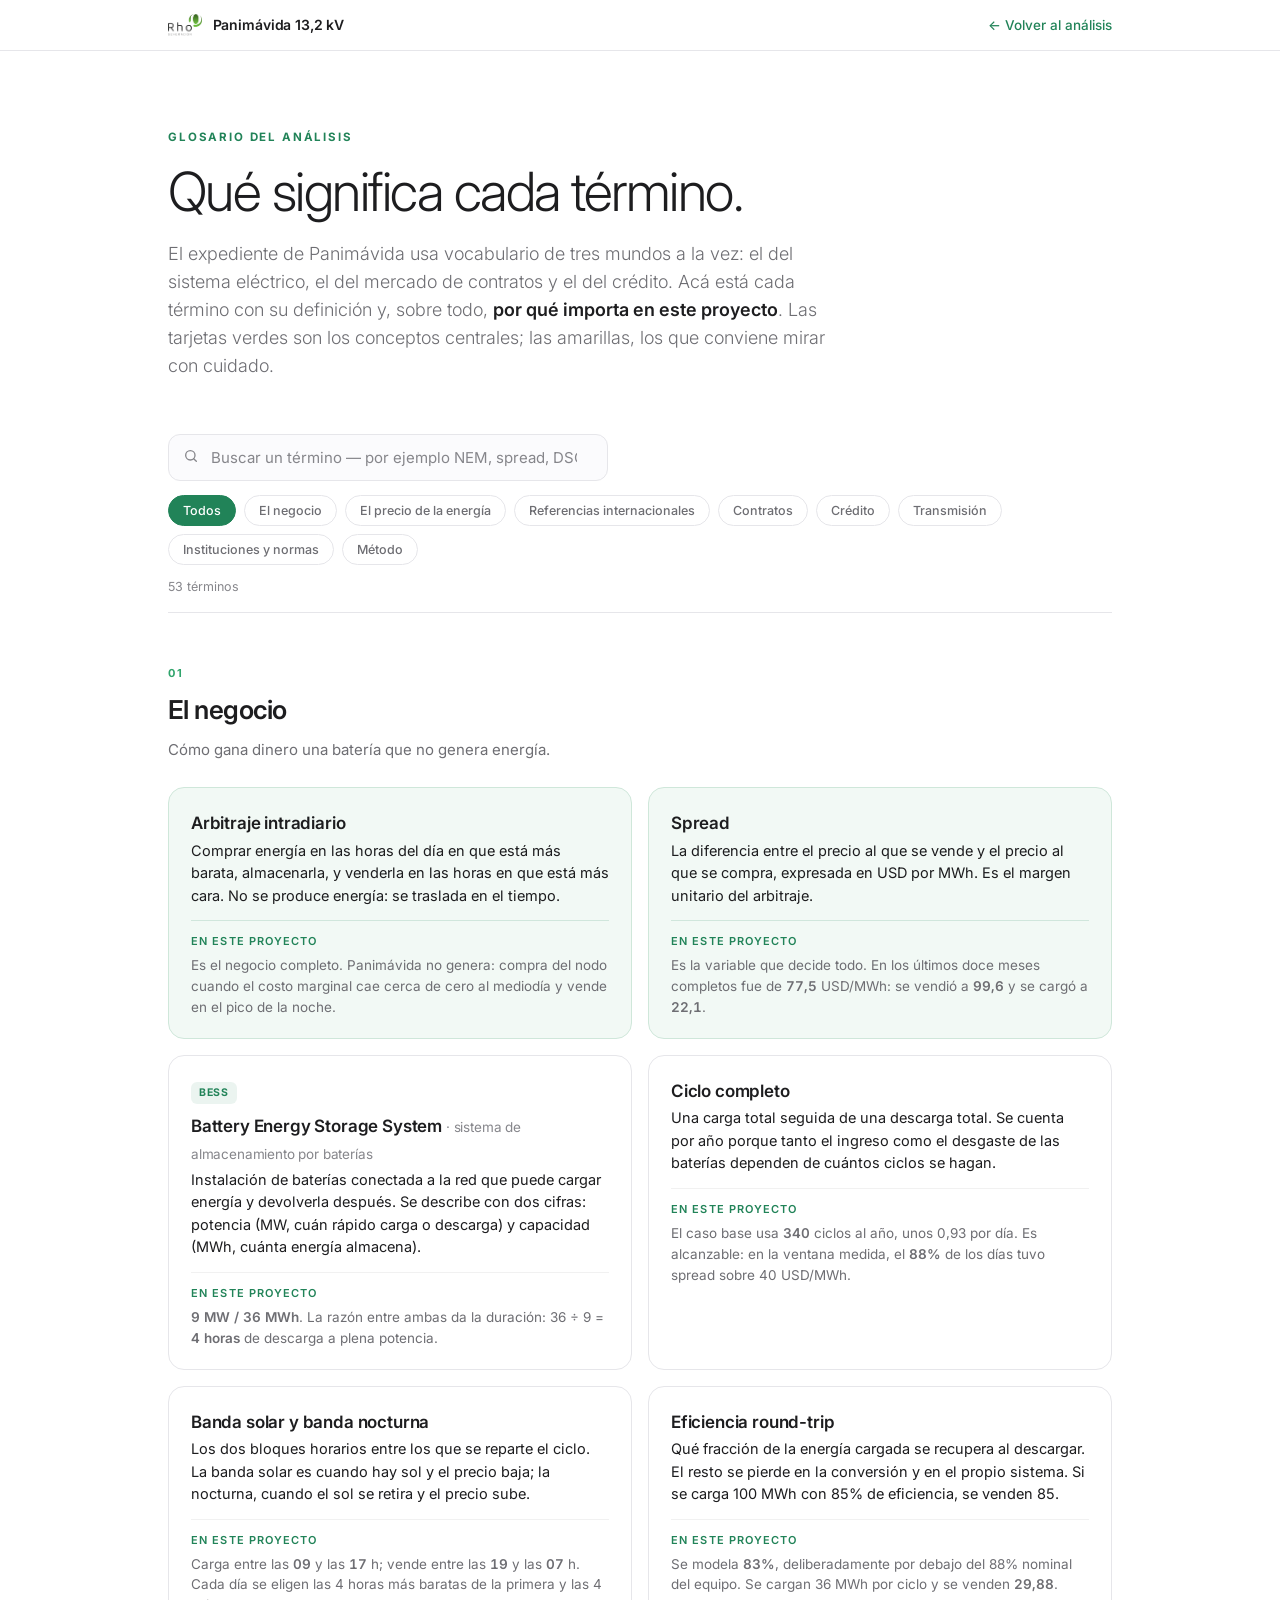
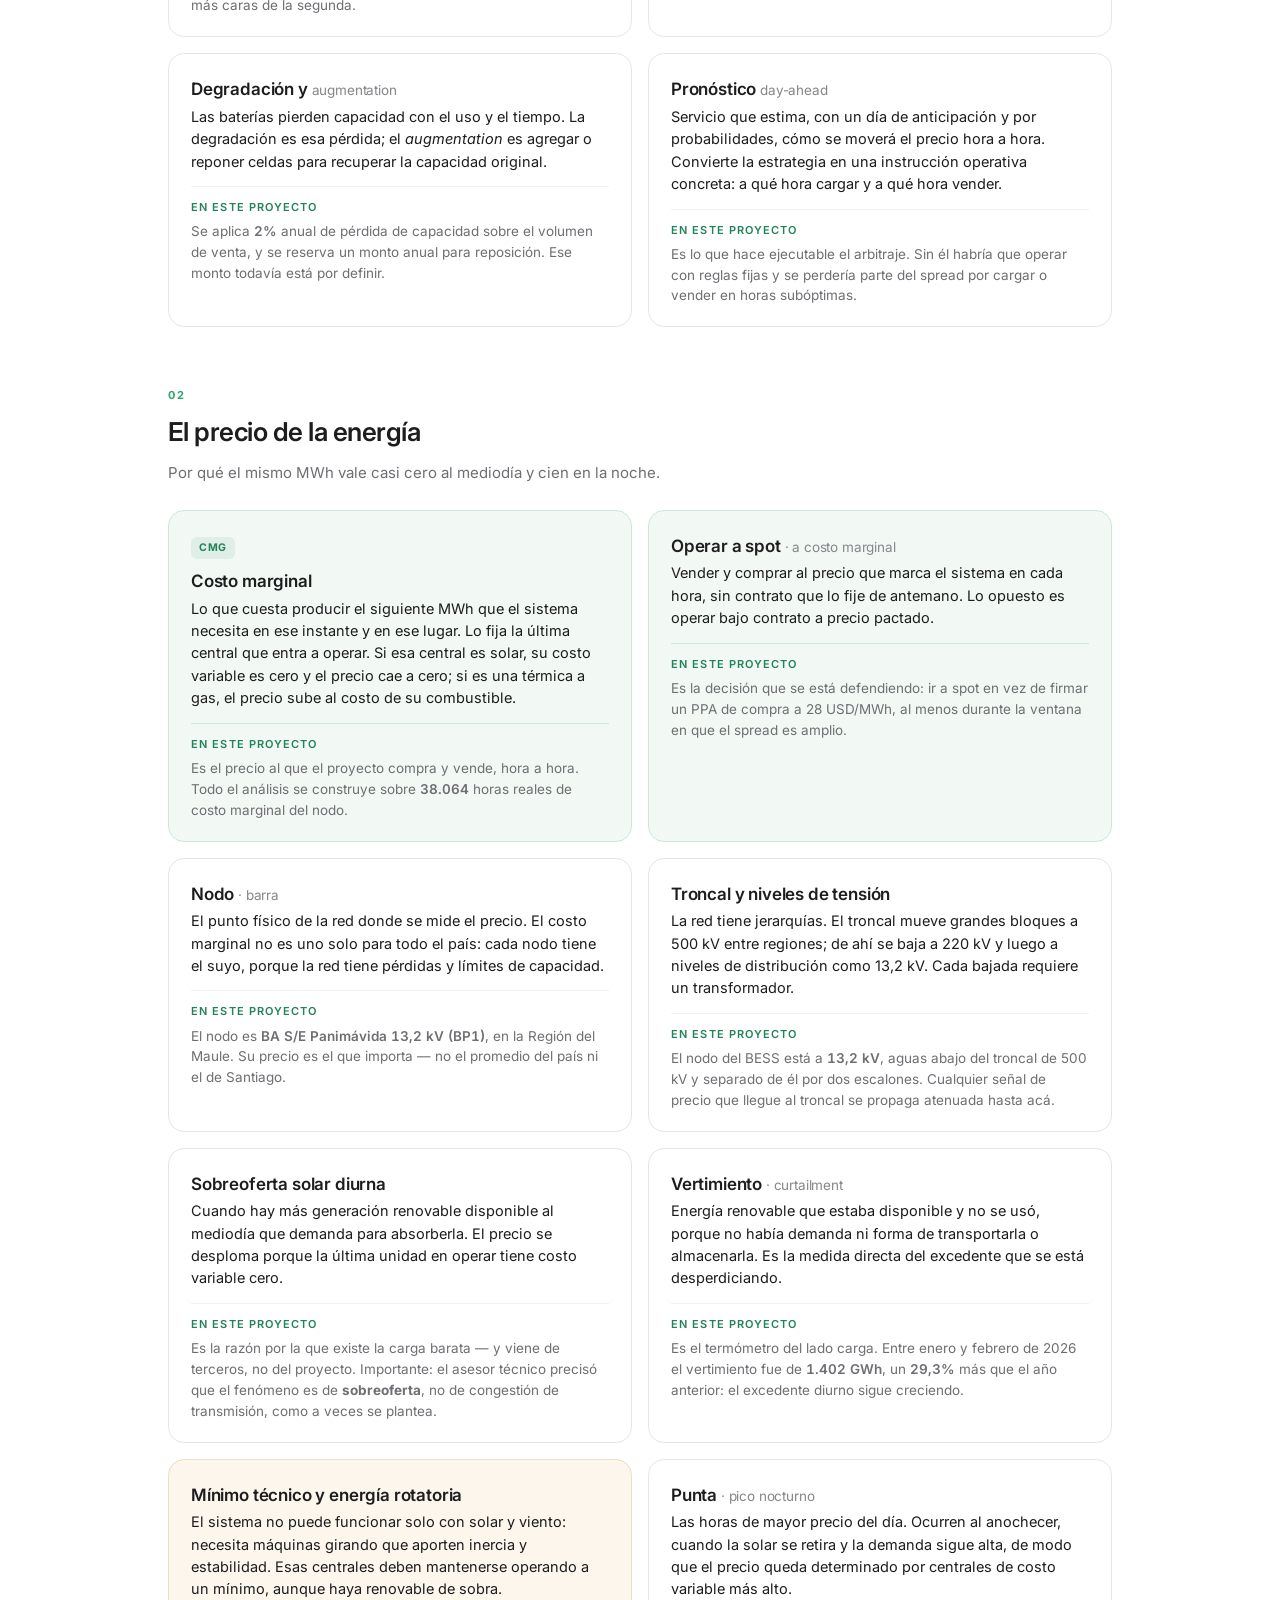
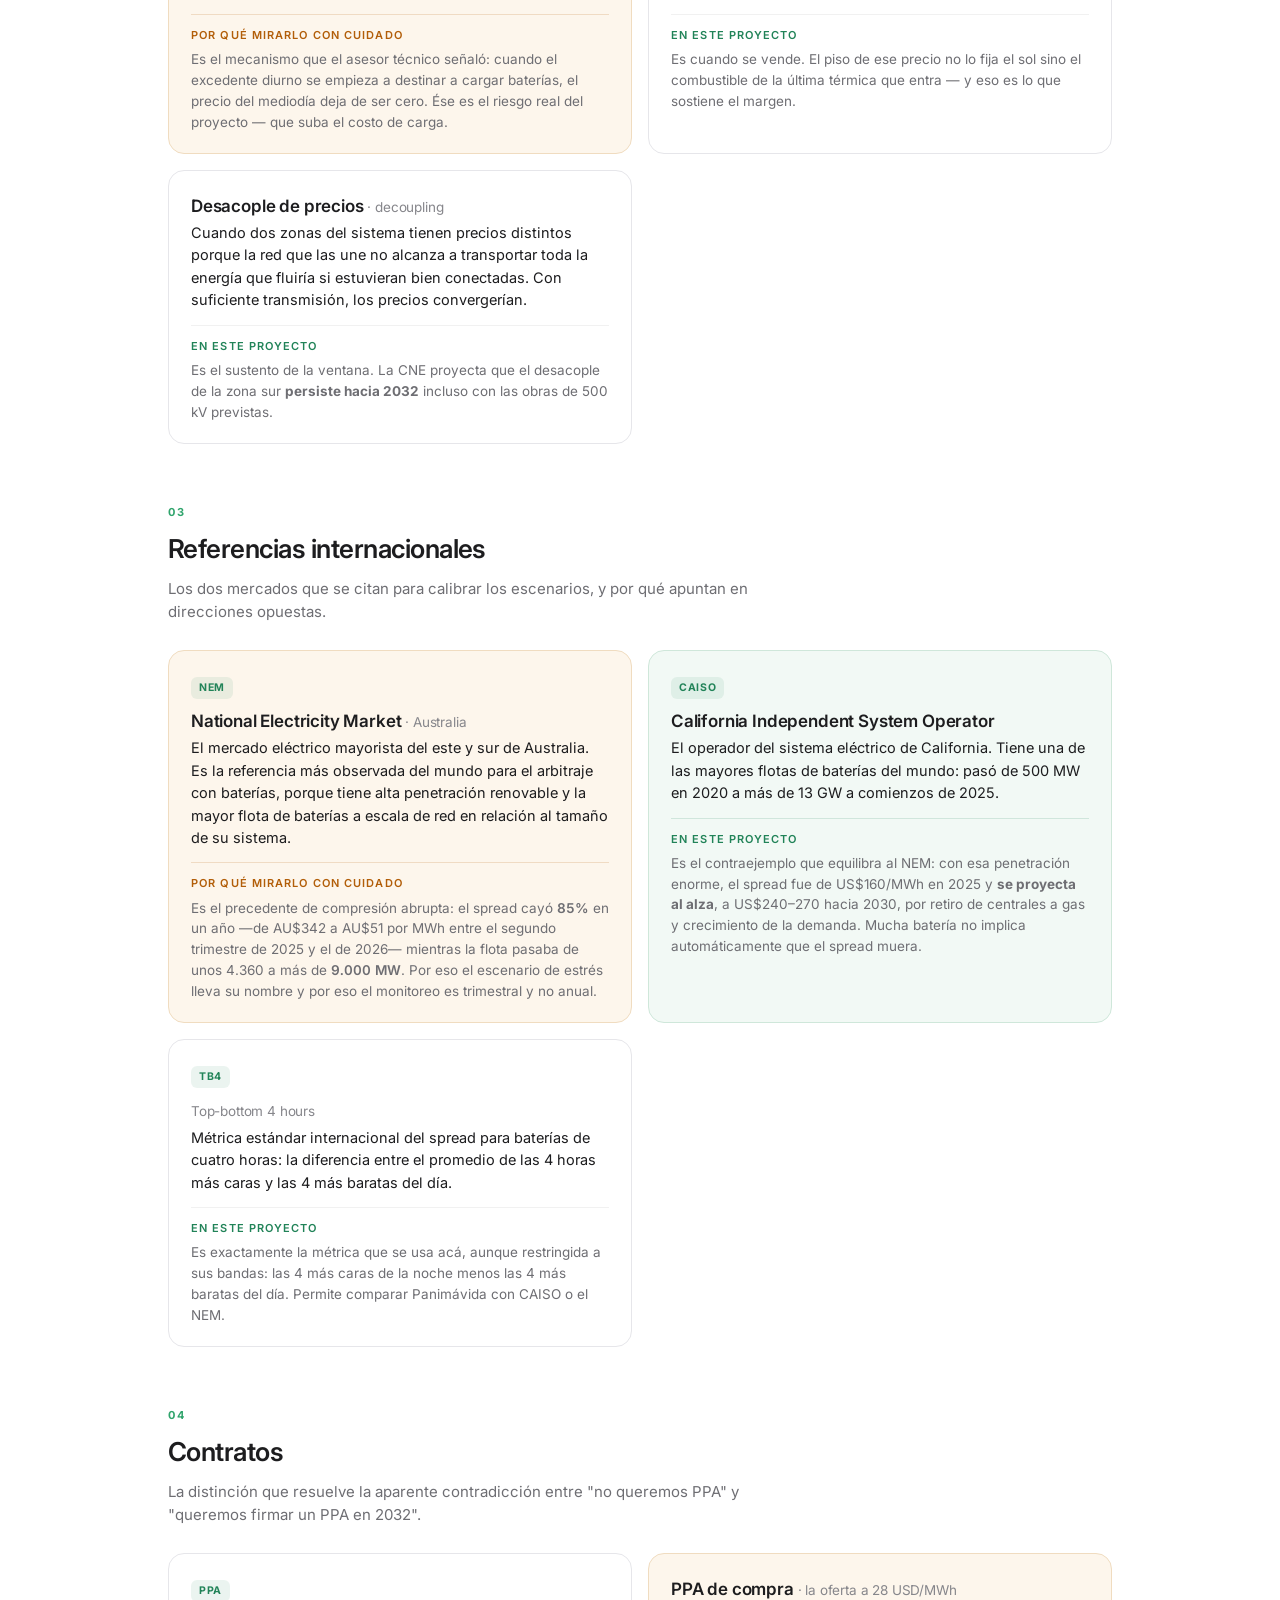
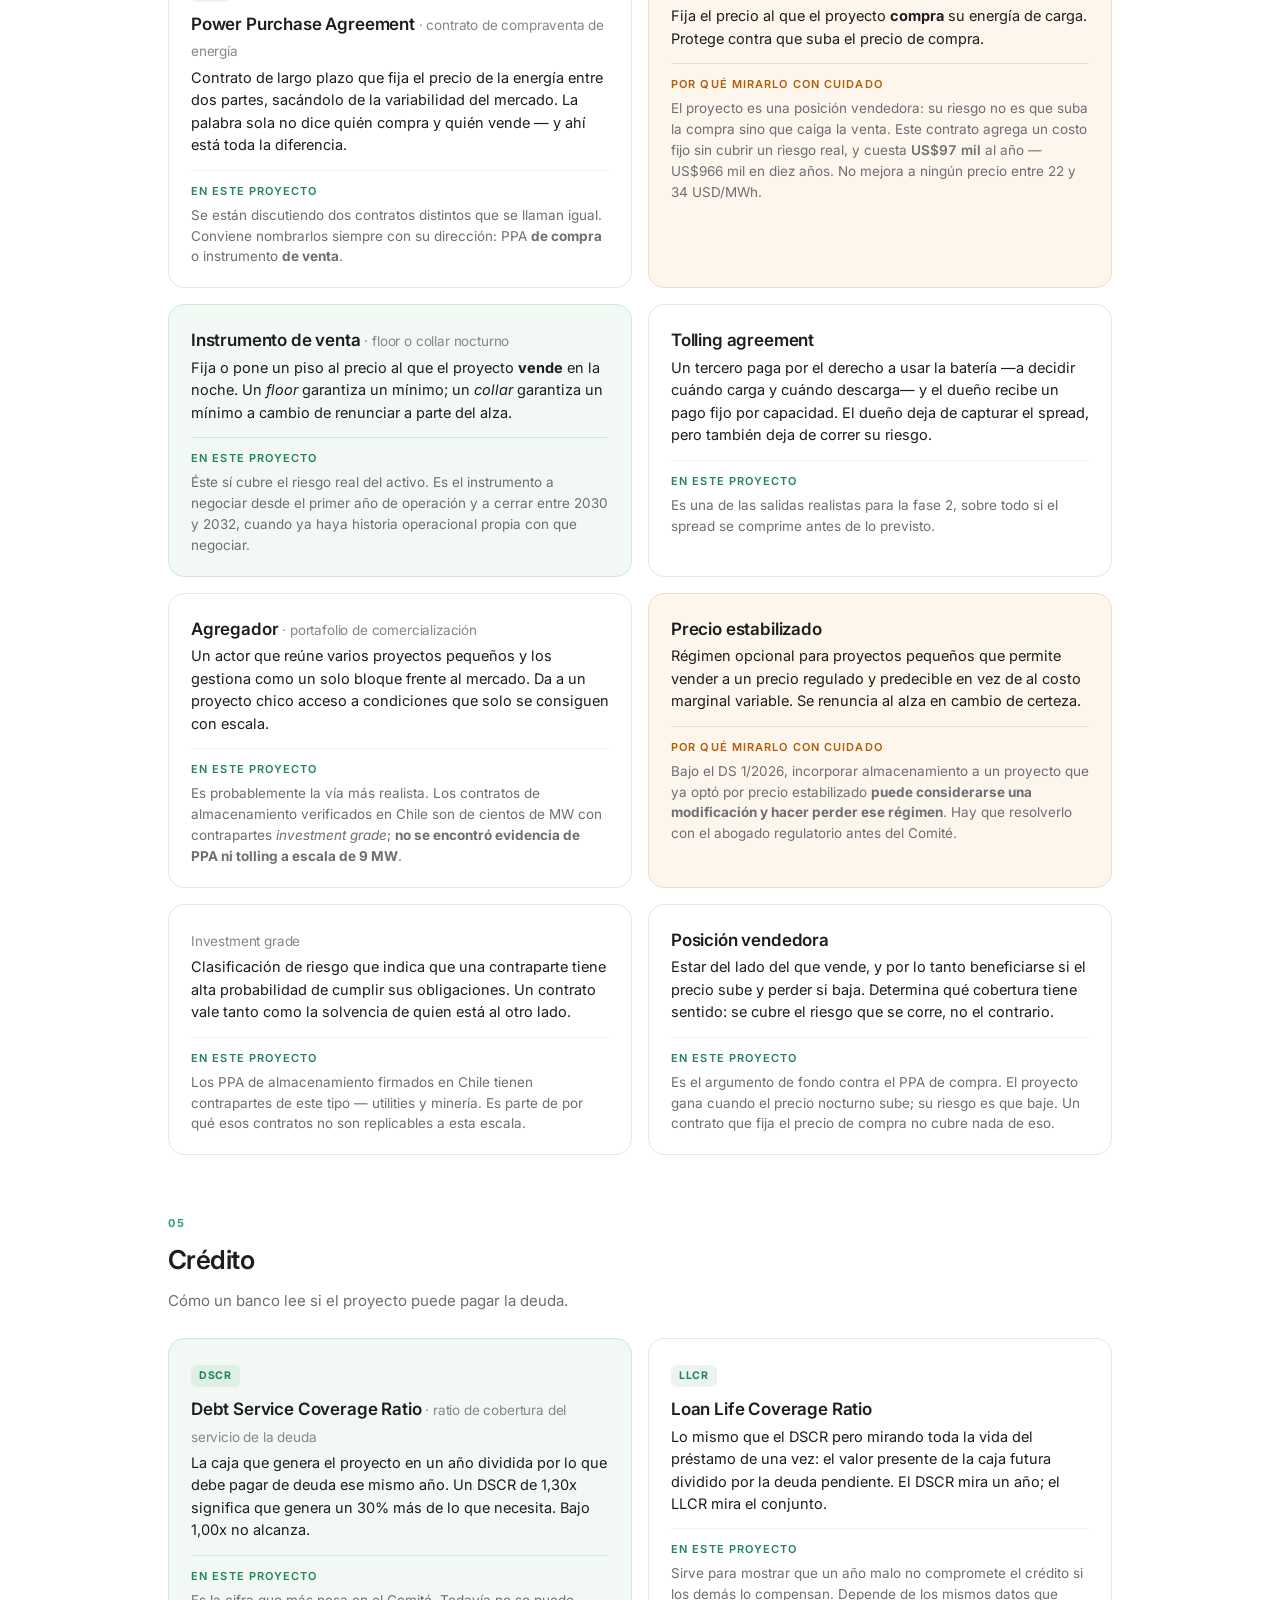
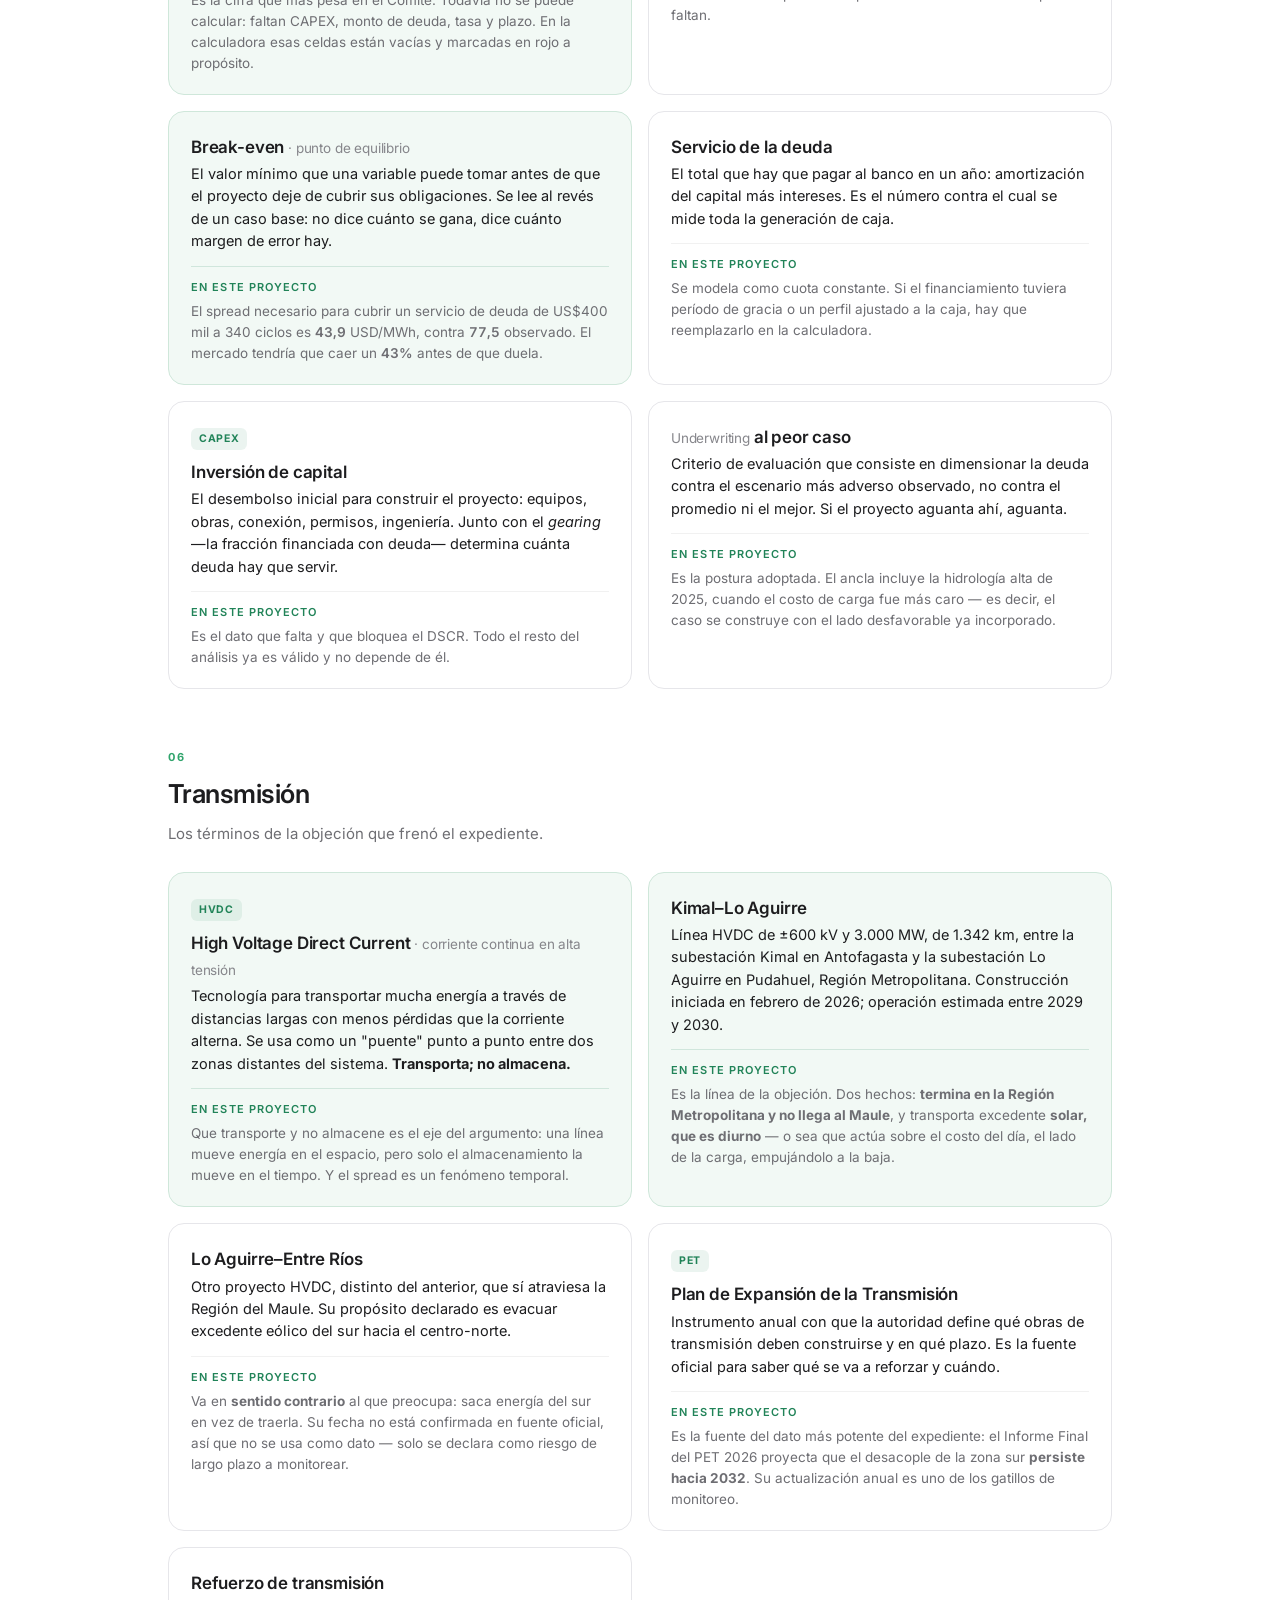
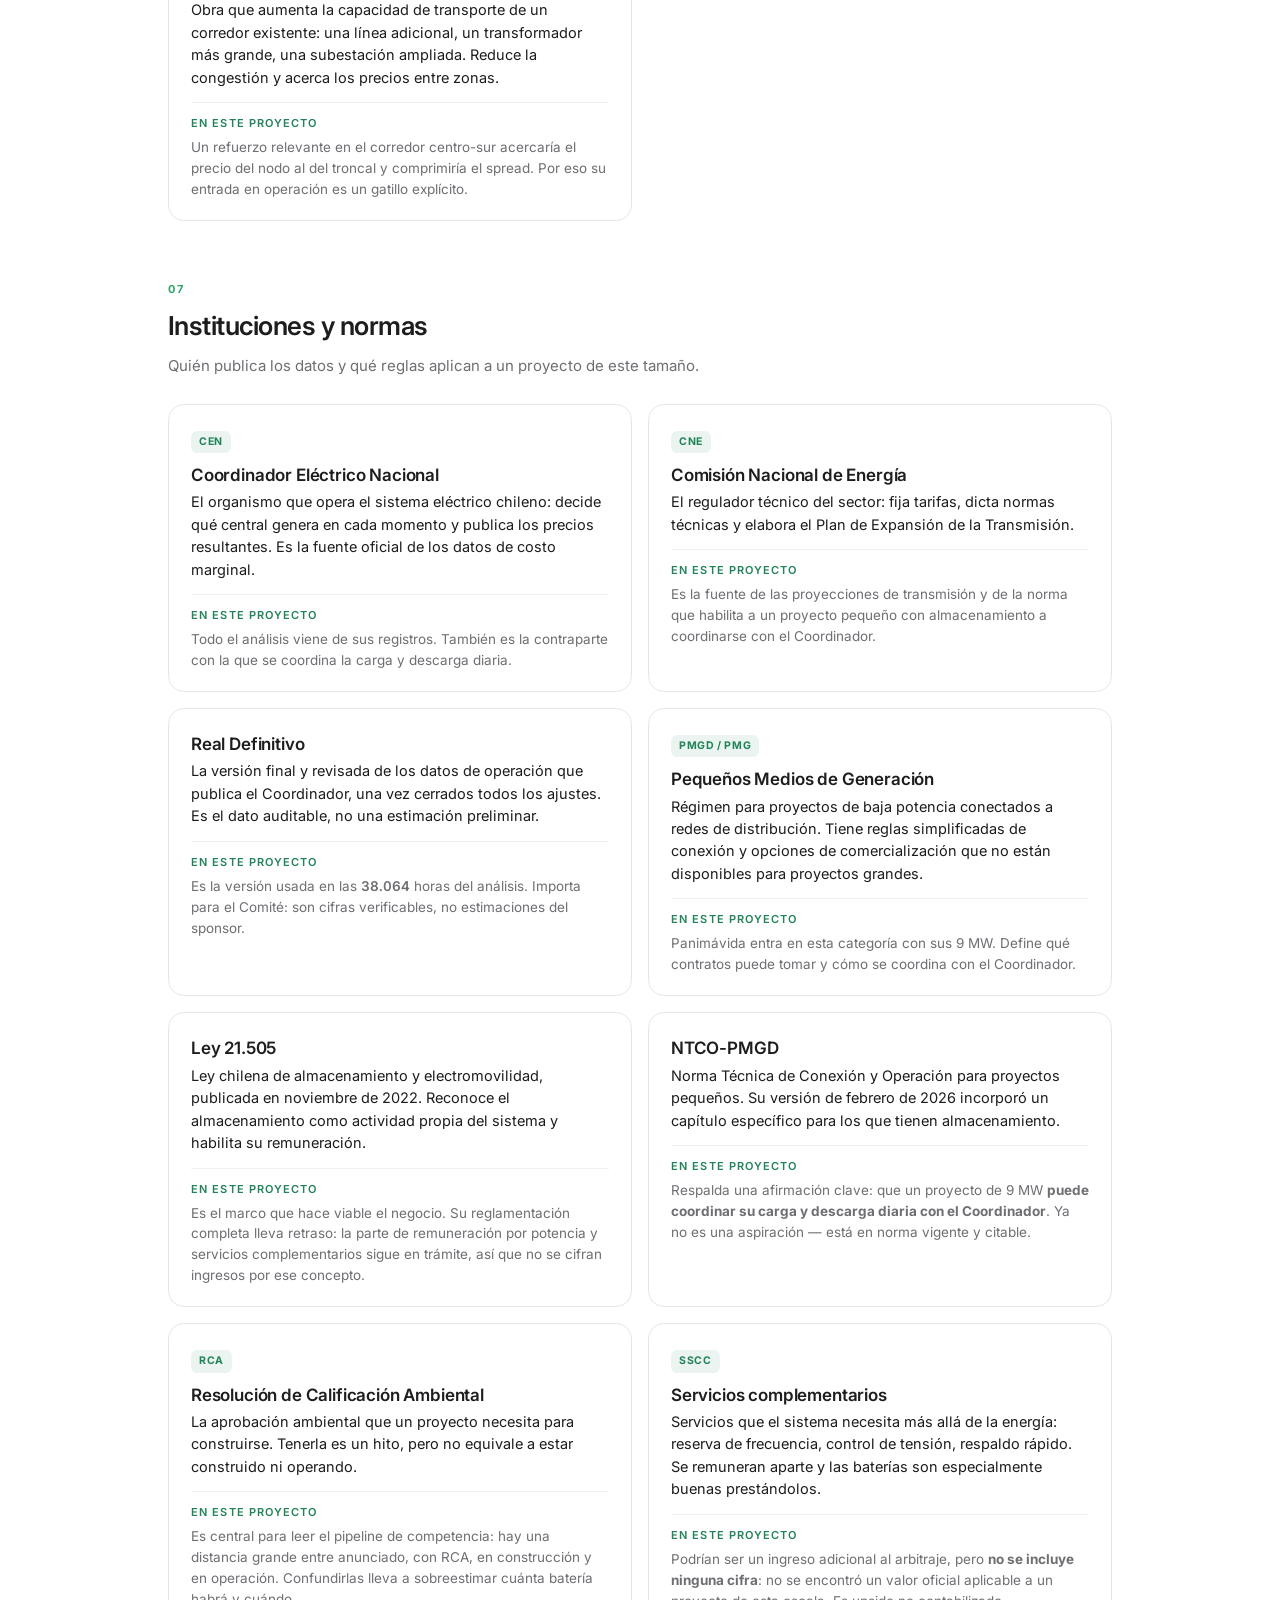
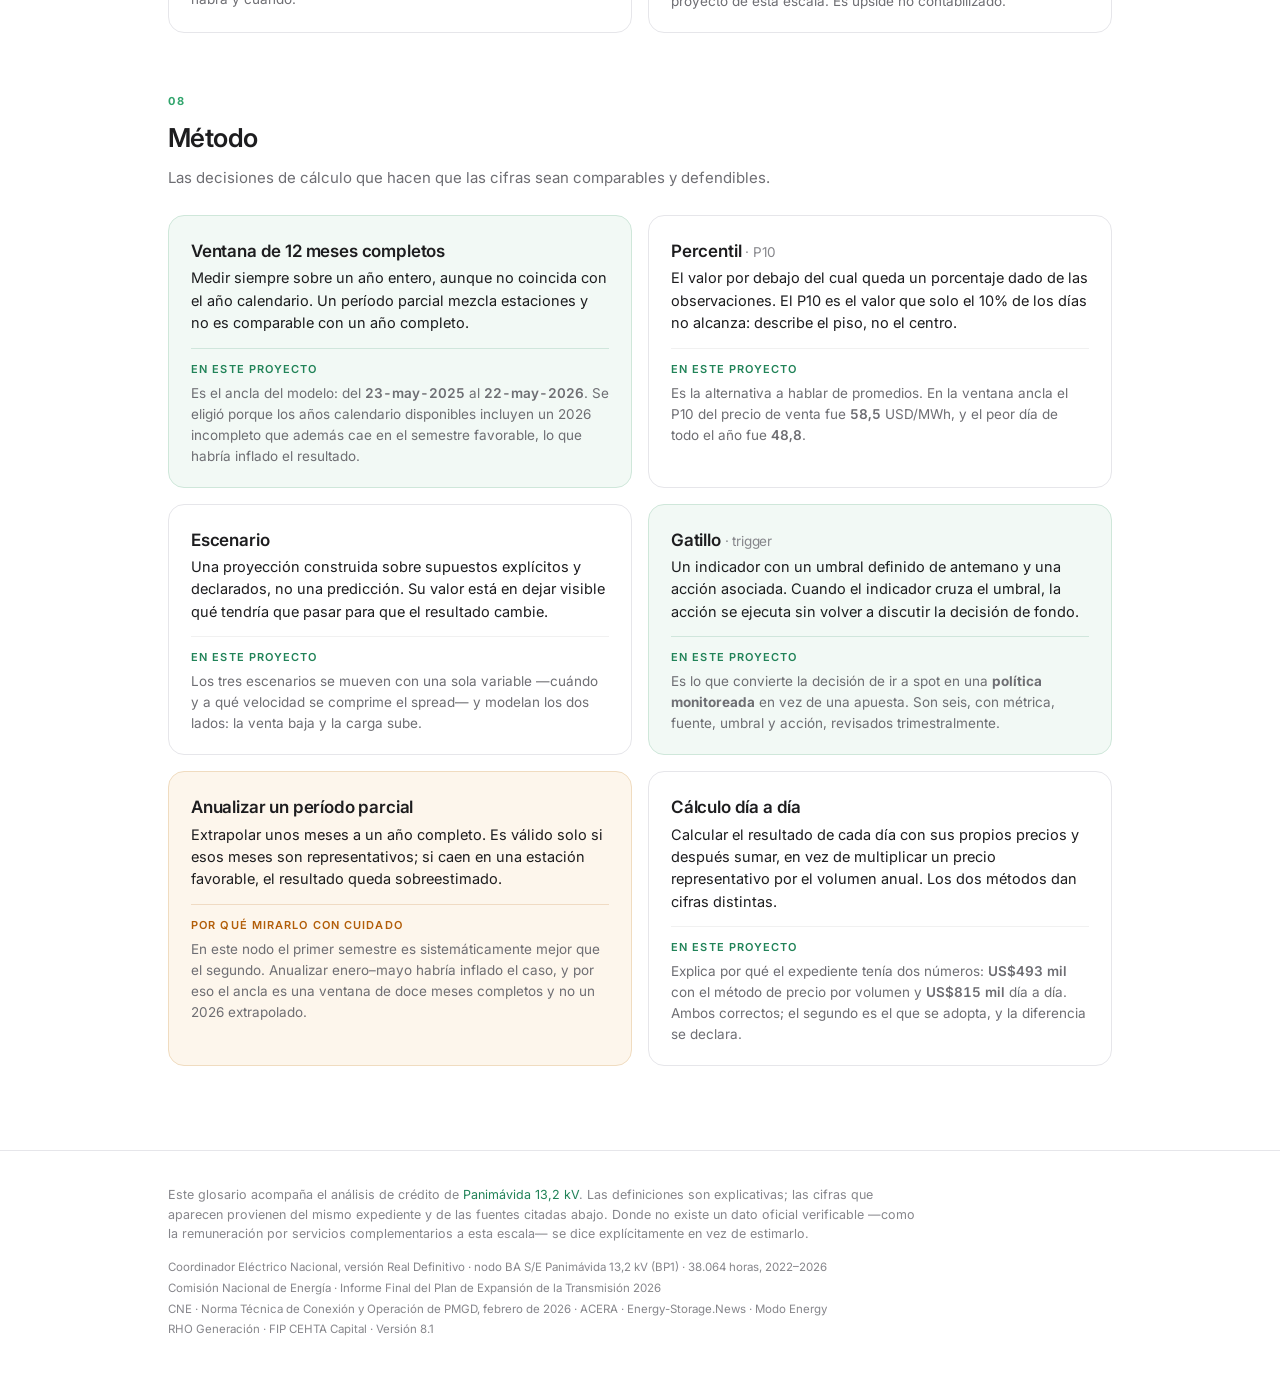
<file: glosario.html>
<!DOCTYPE html>
<html lang="es">
<head>
<meta charset="UTF-8" />
<meta name="viewport" content="width=device-width, initial-scale=1.0" />
<title>Glosario — Panimávida 13.2 kV · Los términos del análisis explicados</title>
<meta name="description" content="Qué significa cada término del análisis de Panimávida: costo marginal, spread, arbitraje, NEM, CAISO, DSCR, HVDC, PMGD, vertimiento y más. Explicados en el contexto del proyecto." />
<link rel="icon" href="assets/rho-icon.png" />
<link rel="preconnect" href="https://fonts.googleapis.com" />
<link rel="preconnect" href="https://fonts.gstatic.com" crossorigin />
<link href="https://fonts.googleapis.com/css2?family=Inter:wght@300;400;500;600;700;800&display=swap" rel="stylesheet" />
<style>
  *{ margin:0; padding:0; box-sizing:border-box; }
  :root{
    --ink:#1d1d1f; --grey:#6e6e73; --greyl:#86868b; --hair:#e6e6ea;
    --green:#218358; --greenl:#30a46c; --greenbg:#f2f9f5;
    --red:#e5484d; --redbg:#fdf2f2; --amber:#b25e09; --amberbg:#fdf6ec;
    --font:'Inter',-apple-system,BlinkMacSystemFont,'Segoe UI',sans-serif;
  }
  html{ scroll-behavior:smooth; scroll-padding-top:150px; }
  body{
    font-family:var(--font); background:#fff; color:var(--ink);
    -webkit-font-smoothing:antialiased; line-height:1.55;
  }
  .wrap{ max-width:1000px; margin:0 auto; padding:0 28px; }

  /* ── NAV ── */
  .nav{
    position:sticky; top:0; z-index:60;
    background:rgba(255,255,255,.82); backdrop-filter:saturate(180%) blur(20px);
    border-bottom:1px solid var(--hair);
  }
  .nav__in{
    max-width:1000px; margin:0 auto; padding:14px 28px;
    display:flex; align-items:center; gap:20px; flex-wrap:wrap;
  }
  .nav__brand{ display:flex; align-items:center; gap:11px; text-decoration:none; color:var(--ink); }
  .nav__brand img{ height:22px; display:block; }
  .nav__brand span{ font-size:14px; font-weight:600; letter-spacing:-.01em; }
  .nav__back{
    margin-left:auto; font-size:13.5px; color:var(--green); text-decoration:none;
    font-weight:500; white-space:nowrap;
  }
  .nav__back:hover{ text-decoration:underline; }

  /* ── HERO ── */
  .hero{ padding:78px 0 34px; }
  .eyebrow{
    font-size:11.5px; font-weight:700; letter-spacing:.16em; text-transform:uppercase;
    color:var(--green); margin-bottom:16px;
  }
  h1{
    font-size:clamp(34px,5.4vw,54px); font-weight:300; letter-spacing:-.028em;
    line-height:1.06; margin-bottom:20px;
  }
  .lead{ font-size:18px; color:var(--grey); max-width:660px; font-weight:300; }
  .lead b{ color:var(--ink); font-weight:600; }

  /* ── BUSCADOR ── */
  .tools{
    position:sticky; top:57px; z-index:50; background:#fff;
    padding:20px 0 16px; border-bottom:1px solid var(--hair);
  }
  .search{ position:relative; max-width:440px; }
  .search input{
    width:100%; font-family:var(--font); font-size:15px; color:var(--ink);
    padding:13px 16px 13px 42px; border:1px solid var(--hair); border-radius:12px;
    background:#fbfbfd; transition:border-color .18s, box-shadow .18s, background .18s;
  }
  .search input::placeholder{ color:var(--greyl); }
  .search input:focus{
    outline:none; border-color:var(--greenl); background:#fff;
    box-shadow:0 0 0 4px rgba(48,164,108,.10);
  }
  .search svg{ position:absolute; left:15px; top:14px; width:16px; height:16px; stroke:var(--greyl); }
  .chips{ display:flex; gap:8px; flex-wrap:wrap; margin-top:14px; }
  .chip{
    font-size:12.5px; font-weight:500; color:var(--grey); background:#fff;
    border:1px solid var(--hair); border-radius:980px; padding:7px 14px;
    cursor:pointer; font-family:var(--font);
    transition:all .16s ease;
  }
  .chip:hover{ color:var(--ink); border-color:#c9d8cf; }
  .chip.on{ color:#fff; background:var(--green); border-color:var(--green); }
  .count{ font-size:12.5px; color:var(--greyl); margin-top:12px; }

  /* ── SECCIONES ── */
  .sec{ padding:52px 0 8px; }
  .sec__n{
    font-size:11px; font-weight:700; letter-spacing:.14em; color:var(--greenl);
    text-transform:uppercase; margin-bottom:8px;
  }
  h2{ font-size:26px; font-weight:600; letter-spacing:-.02em; margin-bottom:8px; }
  .sec__sub{ font-size:15px; color:var(--grey); max-width:640px; margin-bottom:26px; }

  /* ── TARJETAS ── */
  .grid{ display:grid; grid-template-columns:repeat(auto-fill,minmax(325px,1fr)); gap:16px; }
  .card{
    background:#fff; border:1px solid var(--hair); border-radius:16px; padding:22px 22px 20px;
    transition:box-shadow .2s ease, transform .2s ease, border-color .2s ease;
  }
  .card:hover{
    box-shadow:0 10px 30px rgba(0,0,0,.055); transform:translateY(-2px);
    border-color:#dcdce2;
  }
  .card--key{ background:var(--greenbg); border-color:#cfe7da; }
  .card--warn{ background:var(--amberbg); border-color:#f0dcc0; }
  .t{ font-size:17px; font-weight:600; letter-spacing:-.01em; margin-bottom:3px; }
  .t em{ font-style:normal; color:var(--greyl); font-weight:400; font-size:13.5px; }
  .sigla{
    display:inline-block; font-size:10.5px; font-weight:700; letter-spacing:.06em;
    color:var(--green); background:rgba(33,131,88,.09); padding:3px 8px;
    border-radius:6px; margin-bottom:9px; text-transform:uppercase;
  }
  .d{ font-size:14.5px; color:var(--ink); margin-bottom:13px; }
  .why{
    font-size:13.5px; color:var(--grey); padding-top:12px;
    border-top:1px solid rgba(0,0,0,.055);
  }
  .why strong{ color:var(--green); font-weight:600; display:block; font-size:11px;
    letter-spacing:.1em; text-transform:uppercase; margin-bottom:5px; }
  .card--key .why{ border-top-color:rgba(33,131,88,.16); }
  .card--warn .why{ border-top-color:rgba(178,94,9,.18); }
  .card--warn .why strong{ color:var(--amber); }
  .num{ font-variant-numeric:tabular-nums; font-weight:600; }

  .empty{
    display:none; padding:56px 0; text-align:center; color:var(--greyl); font-size:15px;
  }
  .empty.on{ display:block; }

  /* ── FOOTER ── */
  footer{ margin-top:76px; border-top:1px solid var(--hair); padding:34px 0 56px; }
  .fnote{ font-size:12.5px; color:var(--greyl); max-width:760px; }
  .fnote a{ color:var(--green); text-decoration:none; }
  .fnote a:hover{ text-decoration:underline; }
  .fsrc{ font-size:11.5px; color:var(--greyl); margin-top:14px; line-height:1.8; }

  @media (max-width:760px){
    .hero{ padding:48px 0 24px; }
    .grid{ grid-template-columns:1fr; }
    .tools{ top:53px; padding:16px 0 12px; }
    html{ scroll-padding-top:150px; }
    /* Los chips pasan a scroll horizontal: si envuelven, la barra fija se come
       media pantalla en un teléfono. */
    .chips{
      flex-wrap:nowrap; overflow-x:auto; scrollbar-width:none;
      -webkit-overflow-scrolling:touch;
      margin-left:-28px; margin-right:-28px; padding:2px 28px;
    }
    .chips::-webkit-scrollbar{ display:none; }
    .chip{ flex:0 0 auto; }
  }
  @media print{
    .nav,.tools{ position:static; }
    .card{ break-inside:avoid; }
  }
</style>
</head>
<body>

<nav class="nav">
  <div class="nav__in">
    <a class="nav__brand" href="index.html">
      <img src="assets/rho-full.png" alt="Rho Generación" />
      <span>Panimávida 13,2 kV</span>
    </a>
    <a class="nav__back" href="index.html#ventana">← Volver al análisis</a>
  </div>
</nav>

<div class="wrap">

  <header class="hero">
    <div class="eyebrow">Glosario del análisis</div>
    <h1>Qué significa cada término.</h1>
    <p class="lead">El expediente de Panimávida usa vocabulario de tres mundos a la vez: el del sistema eléctrico, el del mercado de contratos y el del crédito. Acá está cada término con su definición y, sobre todo, <b>por qué importa en este proyecto</b>. Las tarjetas verdes son los conceptos centrales; las amarillas, los que conviene mirar con cuidado.</p>
  </header>

  <div class="tools">
    <div class="search">
      <svg viewBox="0 0 24 24" fill="none" stroke-width="2" stroke-linecap="round"><circle cx="11" cy="11" r="7"/><path d="M20 20l-4-4"/></svg>
      <input type="search" id="q" placeholder="Buscar un término — por ejemplo NEM, spread, DSCR…" autocomplete="off" />
    </div>
    <div class="chips" id="chips">
      <button class="chip on" data-f="all" type="button">Todos</button>
      <button class="chip" data-f="negocio" type="button">El negocio</button>
      <button class="chip" data-f="precio" type="button">El precio de la energía</button>
      <button class="chip" data-f="ref" type="button">Referencias internacionales</button>
      <button class="chip" data-f="contrato" type="button">Contratos</button>
      <button class="chip" data-f="credito" type="button">Crédito</button>
      <button class="chip" data-f="transmision" type="button">Transmisión</button>
      <button class="chip" data-f="regula" type="button">Instituciones y normas</button>
      <button class="chip" data-f="metodo" type="button">Método</button>
    </div>
    <div class="count" id="count"></div>
  </div>

  <!-- ══════════════ EL NEGOCIO ══════════════ -->
  <section class="sec" data-g="negocio">
    <div class="sec__n">01</div>
    <h2>El negocio</h2>
    <p class="sec__sub">Cómo gana dinero una batería que no genera energía.</p>
    <div class="grid">

      <div class="card card--key" data-k="arbitraje intradiario horario comprar barato vender caro">
        <div class="t">Arbitraje intradiario</div>
        <p class="d">Comprar energía en las horas del día en que está más barata, almacenarla, y venderla en las horas en que está más cara. No se produce energía: se traslada en el tiempo.</p>
        <div class="why"><strong>En este proyecto</strong>Es el negocio completo. Panimávida no genera: compra del nodo cuando el costo marginal cae cerca de cero al mediodía y vende en el pico de la noche.</div>
      </div>

      <div class="card card--key" data-k="spread diferencial margen">
        <div class="t">Spread</div>
        <p class="d">La diferencia entre el precio al que se vende y el precio al que se compra, expresada en USD por MWh. Es el margen unitario del arbitraje.</p>
        <div class="why"><strong>En este proyecto</strong>Es la variable que decide todo. En los últimos doce meses completos fue de <span class="num">77,5</span> USD/MWh: se vendió a <span class="num">99,6</span> y se cargó a <span class="num">22,1</span>.</div>
      </div>

      <div class="card" data-k="bess bateria almacenamiento sistema">
        <span class="sigla">BESS</span>
        <div class="t">Battery Energy Storage System <em>· sistema de almacenamiento por baterías</em></div>
        <p class="d">Instalación de baterías conectada a la red que puede cargar energía y devolverla después. Se describe con dos cifras: potencia (MW, cuán rápido carga o descarga) y capacidad (MWh, cuánta energía almacena).</p>
        <div class="why"><strong>En este proyecto</strong><span class="num">9 MW / 36 MWh</span>. La razón entre ambas da la duración: 36 ÷ 9 = <span class="num">4 horas</span> de descarga a plena potencia.</div>
      </div>

      <div class="card" data-k="ciclo completo carga descarga">
        <div class="t">Ciclo completo</div>
        <p class="d">Una carga total seguida de una descarga total. Se cuenta por año porque tanto el ingreso como el desgaste de las baterías dependen de cuántos ciclos se hagan.</p>
        <div class="why"><strong>En este proyecto</strong>El caso base usa <span class="num">340</span> ciclos al año, unos 0,93 por día. Es alcanzable: en la ventana medida, el <span class="num">88%</span> de los días tuvo spread sobre 40 USD/MWh.</div>
      </div>

      <div class="card" data-k="banda solar nocturna ventana horaria franja">
        <div class="t">Banda solar y banda nocturna</div>
        <p class="d">Los dos bloques horarios entre los que se reparte el ciclo. La banda solar es cuando hay sol y el precio baja; la nocturna, cuando el sol se retira y el precio sube.</p>
        <div class="why"><strong>En este proyecto</strong>Carga entre las <span class="num">09</span> y las <span class="num">17</span> h; vende entre las <span class="num">19</span> y las <span class="num">07</span> h. Cada día se eligen las 4 horas más baratas de la primera y las 4 más caras de la segunda.</div>
      </div>

      <div class="card" data-k="eficiencia round trip perdidas">
        <div class="t">Eficiencia round-trip</div>
        <p class="d">Qué fracción de la energía cargada se recupera al descargar. El resto se pierde en la conversión y en el propio sistema. Si se carga 100 MWh con 85% de eficiencia, se venden 85.</p>
        <div class="why"><strong>En este proyecto</strong>Se modela <span class="num">83%</span>, deliberadamente por debajo del 88% nominal del equipo. Se cargan 36 MWh por ciclo y se venden <span class="num">29,88</span>.</div>
      </div>

      <div class="card" data-k="degradacion augmentation vida util celdas">
        <div class="t">Degradación y <em>augmentation</em></div>
        <p class="d">Las baterías pierden capacidad con el uso y el tiempo. La degradación es esa pérdida; el <em>augmentation</em> es agregar o reponer celdas para recuperar la capacidad original.</p>
        <div class="why"><strong>En este proyecto</strong>Se aplica <span class="num">2%</span> anual de pérdida de capacidad sobre el volumen de venta, y se reserva un monto anual para reposición. Ese monto todavía está por definir.</div>
      </div>

      <div class="card" data-k="pronostico day ahead vector optimo despacho">
        <div class="t">Pronóstico <em>day-ahead</em></div>
        <p class="d">Servicio que estima, con un día de anticipación y por probabilidades, cómo se moverá el precio hora a hora. Convierte la estrategia en una instrucción operativa concreta: a qué hora cargar y a qué hora vender.</p>
        <div class="why"><strong>En este proyecto</strong>Es lo que hace ejecutable el arbitraje. Sin él habría que operar con reglas fijas y se perdería parte del spread por cargar o vender en horas subóptimas.</div>
      </div>

    </div>
  </section>

  <!-- ══════════════ EL PRECIO DE LA ENERGÍA ══════════════ -->
  <section class="sec" data-g="precio">
    <div class="sec__n">02</div>
    <h2>El precio de la energía</h2>
    <p class="sec__sub">Por qué el mismo MWh vale casi cero al mediodía y cien en la noche.</p>
    <div class="grid">

      <div class="card card--key" data-k="costo marginal cmg precio spot">
        <span class="sigla">CMg</span>
        <div class="t">Costo marginal</div>
        <p class="d">Lo que cuesta producir el siguiente MWh que el sistema necesita en ese instante y en ese lugar. Lo fija la última central que entra a operar. Si esa central es solar, su costo variable es cero y el precio cae a cero; si es una térmica a gas, el precio sube al costo de su combustible.</p>
        <div class="why"><strong>En este proyecto</strong>Es el precio al que el proyecto compra y vende, hora a hora. Todo el análisis se construye sobre <span class="num">38.064</span> horas reales de costo marginal del nodo.</div>
      </div>

      <div class="card card--key" data-k="spot mercado marginal sin contrato">
        <div class="t">Operar a spot <em>· a costo marginal</em></div>
        <p class="d">Vender y comprar al precio que marca el sistema en cada hora, sin contrato que lo fije de antemano. Lo opuesto es operar bajo contrato a precio pactado.</p>
        <div class="why"><strong>En este proyecto</strong>Es la decisión que se está defendiendo: ir a spot en vez de firmar un PPA de compra a 28 USD/MWh, al menos durante la ventana en que el spread es amplio.</div>
      </div>

      <div class="card" data-k="nodo barra bp1 punto de conexion">
        <div class="t">Nodo <em>· barra</em></div>
        <p class="d">El punto físico de la red donde se mide el precio. El costo marginal no es uno solo para todo el país: cada nodo tiene el suyo, porque la red tiene pérdidas y límites de capacidad.</p>
        <div class="why"><strong>En este proyecto</strong>El nodo es <span class="num">BA S/E Panimávida 13,2 kV (BP1)</span>, en la Región del Maule. Su precio es el que importa — no el promedio del país ni el de Santiago.</div>
      </div>

      <div class="card" data-k="troncal transmision nacional 500 kv aguas abajo">
        <div class="t">Troncal y niveles de tensión</div>
        <p class="d">La red tiene jerarquías. El troncal mueve grandes bloques a 500 kV entre regiones; de ahí se baja a 220 kV y luego a niveles de distribución como 13,2 kV. Cada bajada requiere un transformador.</p>
        <div class="why"><strong>En este proyecto</strong>El nodo del BESS está a <span class="num">13,2 kV</span>, aguas abajo del troncal de 500 kV y separado de él por dos escalones. Cualquier señal de precio que llegue al troncal se propaga atenuada hasta acá.</div>
      </div>

      <div class="card" data-k="sobreoferta saturacion solar diurna excedente">
        <div class="t">Sobreoferta solar diurna</div>
        <p class="d">Cuando hay más generación renovable disponible al mediodía que demanda para absorberla. El precio se desploma porque la última unidad en operar tiene costo variable cero.</p>
        <div class="why"><strong>En este proyecto</strong>Es la razón por la que existe la carga barata — y viene de terceros, no del proyecto. Importante: el asesor técnico precisó que el fenómeno es de <b>sobreoferta</b>, no de congestión de transmisión, como a veces se plantea.</div>
      </div>

      <div class="card" data-k="vertimiento curtailment energia desperdiciada">
        <div class="t">Vertimiento <em>· curtailment</em></div>
        <p class="d">Energía renovable que estaba disponible y no se usó, porque no había demanda ni forma de transportarla o almacenarla. Es la medida directa del excedente que se está desperdiciando.</p>
        <div class="why"><strong>En este proyecto</strong>Es el termómetro del lado carga. Entre enero y febrero de 2026 el vertimiento fue de <span class="num">1.402 GWh</span>, un <span class="num">29,3%</span> más que el año anterior: el excedente diurno sigue creciendo.</div>
      </div>

      <div class="card card--warn" data-k="minimo tecnico energia rotatoria inercia">
        <div class="t">Mínimo técnico y energía rotatoria</div>
        <p class="d">El sistema no puede funcionar solo con solar y viento: necesita máquinas girando que aporten inercia y estabilidad. Esas centrales deben mantenerse operando a un mínimo, aunque haya renovable de sobra.</p>
        <div class="why"><strong>Por qué mirarlo con cuidado</strong>Es el mecanismo que el asesor técnico señaló: cuando el excedente diurno se empieza a destinar a cargar baterías, el precio del mediodía deja de ser cero. Ése es el riesgo real del proyecto — que suba el costo de carga.</div>
      </div>

      <div class="card" data-k="punta pico nocturno precio maximo">
        <div class="t">Punta <em>· pico nocturno</em></div>
        <p class="d">Las horas de mayor precio del día. Ocurren al anochecer, cuando la solar se retira y la demanda sigue alta, de modo que el precio queda determinado por centrales de costo variable más alto.</p>
        <div class="why"><strong>En este proyecto</strong>Es cuando se vende. El piso de ese precio no lo fija el sol sino el combustible de la última térmica que entra — y eso es lo que sostiene el margen.</div>
      </div>

      <div class="card" data-k="desacople decoupling precios zonas congestion">
        <div class="t">Desacople de precios <em>· decoupling</em></div>
        <p class="d">Cuando dos zonas del sistema tienen precios distintos porque la red que las une no alcanza a transportar toda la energía que fluiría si estuvieran bien conectadas. Con suficiente transmisión, los precios converger&iacute;an.</p>
        <div class="why"><strong>En este proyecto</strong>Es el sustento de la ventana. La CNE proyecta que el desacople de la zona sur <b>persiste hacia 2032</b> incluso con las obras de 500 kV previstas.</div>
      </div>

    </div>
  </section>

  <!-- ══════════════ REFERENCIAS INTERNACIONALES ══════════════ -->
  <section class="sec" data-g="ref">
    <div class="sec__n">03</div>
    <h2>Referencias internacionales</h2>
    <p class="sec__sub">Los dos mercados que se citan para calibrar los escenarios, y por qué apuntan en direcciones opuestas.</p>
    <div class="grid">

      <div class="card card--warn" data-k="nem australia national electricity market escenario c estres">
        <span class="sigla">NEM</span>
        <div class="t">National Electricity Market <em>· Australia</em></div>
        <p class="d">El mercado eléctrico mayorista del este y sur de Australia. Es la referencia más observada del mundo para el arbitraje con baterías, porque tiene alta penetración renovable y la mayor flota de baterías a escala de red en relación al tamaño de su sistema.</p>
        <div class="why"><strong>Por qué mirarlo con cuidado</strong>Es el precedente de compresión abrupta: el spread cayó <span class="num">85%</span> en un año —de AU$342 a AU$51 por MWh entre el segundo trimestre de 2025 y el de 2026— mientras la flota pasaba de unos 4.360 a más de <span class="num">9.000 MW</span>. Por eso el escenario de estrés lleva su nombre y por eso el monitoreo es trimestral y no anual.</div>
      </div>

      <div class="card card--key" data-k="caiso california iso contraejemplo tb4">
        <span class="sigla">CAISO</span>
        <div class="t">California Independent System Operator</div>
        <p class="d">El operador del sistema eléctrico de California. Tiene una de las mayores flotas de baterías del mundo: pasó de 500 MW en 2020 a más de 13 GW a comienzos de 2025.</p>
        <div class="why"><strong>En este proyecto</strong>Es el contraejemplo que equilibra al NEM: con esa penetración enorme, el spread fue de US$160/MWh en 2025 y <b>se proyecta al alza</b>, a US$240–270 hacia 2030, por retiro de centrales a gas y crecimiento de la demanda. Mucha batería no implica automáticamente que el spread muera.</div>
      </div>

      <div class="card" data-k="tb4 top bottom cuatro horas metrica spread">
        <span class="sigla">TB4</span>
        <div class="t"><em>Top-bottom 4 hours</em></div>
        <p class="d">Métrica estándar internacional del spread para baterías de cuatro horas: la diferencia entre el promedio de las 4 horas más caras y las 4 más baratas del día.</p>
        <div class="why"><strong>En este proyecto</strong>Es exactamente la métrica que se usa acá, aunque restringida a sus bandas: las 4 más caras de la noche menos las 4 más baratas del día. Permite comparar Panimávida con CAISO o el NEM.</div>
      </div>

    </div>
  </section>

  <!-- ══════════════ CONTRATOS ══════════════ -->
  <section class="sec" data-g="contrato">
    <div class="sec__n">04</div>
    <h2>Contratos</h2>
    <p class="sec__sub">La distinción que resuelve la aparente contradicción entre "no queremos PPA" y "queremos firmar un PPA en 2032".</p>
    <div class="grid">

      <div class="card" data-k="ppa power purchase agreement contrato energia">
        <span class="sigla">PPA</span>
        <div class="t">Power Purchase Agreement <em>· contrato de compraventa de energía</em></div>
        <p class="d">Contrato de largo plazo que fija el precio de la energía entre dos partes, sacándolo de la variabilidad del mercado. La palabra sola no dice quién compra y quién vende — y ahí está toda la diferencia.</p>
        <div class="why"><strong>En este proyecto</strong>Se están discutiendo dos contratos distintos que se llaman igual. Conviene nombrarlos siempre con su dirección: PPA <b>de compra</b> o instrumento <b>de venta</b>.</div>
      </div>

      <div class="card card--warn" data-k="ppa de compra 28 usd oferta actual rechazar">
        <div class="t">PPA de compra <em>· la oferta a 28 USD/MWh</em></div>
        <p class="d">Fija el precio al que el proyecto <b>compra</b> su energía de carga. Protege contra que suba el precio de compra.</p>
        <div class="why"><strong>Por qué mirarlo con cuidado</strong>El proyecto es una posición vendedora: su riesgo no es que suba la compra sino que caiga la venta. Este contrato agrega un costo fijo sin cubrir un riesgo real, y cuesta <span class="num">US$97 mil</span> al año — US$966 mil en diez años. No mejora a ningún precio entre 22 y 34 USD/MWh.</div>
      </div>

      <div class="card card--key" data-k="instrumento de venta floor collar nocturno fase 2">
        <div class="t">Instrumento de venta <em>· floor o collar nocturno</em></div>
        <p class="d">Fija o pone un piso al precio al que el proyecto <b>vende</b> en la noche. Un <em>floor</em> garantiza un mínimo; un <em>collar</em> garantiza un mínimo a cambio de renunciar a parte del alza.</p>
        <div class="why"><strong>En este proyecto</strong>Éste sí cubre el riesgo real del activo. Es el instrumento a negociar desde el primer año de operación y a cerrar entre 2030 y 2032, cuando ya haya historia operacional propia con que negociar.</div>
      </div>

      <div class="card" data-k="tolling agreement peaje capacidad">
        <div class="t">Tolling agreement</div>
        <p class="d">Un tercero paga por el derecho a usar la batería —a decidir cuándo carga y cuándo descarga— y el dueño recibe un pago fijo por capacidad. El dueño deja de capturar el spread, pero también deja de correr su riesgo.</p>
        <div class="why"><strong>En este proyecto</strong>Es una de las salidas realistas para la fase 2, sobre todo si el spread se comprime antes de lo previsto.</div>
      </div>

      <div class="card" data-k="agregador portafolio comercializacion escala">
        <div class="t">Agregador <em>· portafolio de comercialización</em></div>
        <p class="d">Un actor que reúne varios proyectos pequeños y los gestiona como un solo bloque frente al mercado. Da a un proyecto chico acceso a condiciones que solo se consiguen con escala.</p>
        <div class="why"><strong>En este proyecto</strong>Es probablemente la vía más realista. Los contratos de almacenamiento verificados en Chile son de cientos de MW con contrapartes <em>investment grade</em>; <b>no se encontró evidencia de PPA ni tolling a escala de 9 MW</b>.</div>
      </div>

      <div class="card card--warn" data-k="precio estabilizado pmgd ds 1 2026 regimen">
        <div class="t">Precio estabilizado</div>
        <p class="d">Régimen opcional para proyectos pequeños que permite vender a un precio regulado y predecible en vez de al costo marginal variable. Se renuncia al alza en cambio de certeza.</p>
        <div class="why"><strong>Por qué mirarlo con cuidado</strong>Bajo el DS 1/2026, incorporar almacenamiento a un proyecto que ya optó por precio estabilizado <b>puede considerarse una modificación y hacer perder ese régimen</b>. Hay que resolverlo con el abogado regulatorio antes del Comité.</div>
      </div>

      <div class="card" data-k="investment grade grado de inversion contraparte riesgo">
        <div class="t"><em>Investment grade</em></div>
        <p class="d">Clasificación de riesgo que indica que una contraparte tiene alta probabilidad de cumplir sus obligaciones. Un contrato vale tanto como la solvencia de quien está al otro lado.</p>
        <div class="why"><strong>En este proyecto</strong>Los PPA de almacenamiento firmados en Chile tienen contrapartes de este tipo — utilities y minería. Es parte de por qué esos contratos no son replicables a esta escala.</div>
      </div>

      <div class="card" data-k="posicion vendedora exposicion riesgo direccion">
        <div class="t">Posición vendedora</div>
        <p class="d">Estar del lado del que vende, y por lo tanto beneficiarse si el precio sube y perder si baja. Determina qué cobertura tiene sentido: se cubre el riesgo que se corre, no el contrario.</p>
        <div class="why"><strong>En este proyecto</strong>Es el argumento de fondo contra el PPA de compra. El proyecto gana cuando el precio nocturno sube; su riesgo es que baje. Un contrato que fija el precio de compra no cubre nada de eso.</div>
      </div>

    </div>
  </section>

  <!-- ══════════════ CRÉDITO ══════════════ -->
  <section class="sec" data-g="credito">
    <div class="sec__n">05</div>
    <h2>Crédito</h2>
    <p class="sec__sub">Cómo un banco lee si el proyecto puede pagar la deuda.</p>
    <div class="grid">

      <div class="card card--key" data-k="dscr debt service coverage ratio cobertura deuda">
        <span class="sigla">DSCR</span>
        <div class="t">Debt Service Coverage Ratio <em>· ratio de cobertura del servicio de la deuda</em></div>
        <p class="d">La caja que genera el proyecto en un año dividida por lo que debe pagar de deuda ese mismo año. Un DSCR de 1,30x significa que genera un 30% más de lo que necesita. Bajo 1,00x no alcanza.</p>
        <div class="why"><strong>En este proyecto</strong>Es la cifra que más pesa en el Comité. Todavía no se puede calcular: faltan CAPEX, monto de deuda, tasa y plazo. En la calculadora esas celdas están vacías y marcadas en rojo a propósito.</div>
      </div>

      <div class="card" data-k="llcr loan life coverage ratio vida del prestamo">
        <span class="sigla">LLCR</span>
        <div class="t">Loan Life Coverage Ratio</div>
        <p class="d">Lo mismo que el DSCR pero mirando toda la vida del préstamo de una vez: el valor presente de la caja futura dividido por la deuda pendiente. El DSCR mira un año; el LLCR mira el conjunto.</p>
        <div class="why"><strong>En este proyecto</strong>Sirve para mostrar que un año malo no compromete el crédito si los demás lo compensan. Depende de los mismos datos que faltan.</div>
      </div>

      <div class="card card--key" data-k="break even punto de equilibrio umbral holgura">
        <div class="t">Break-even <em>· punto de equilibrio</em></div>
        <p class="d">El valor mínimo que una variable puede tomar antes de que el proyecto deje de cubrir sus obligaciones. Se lee al revés de un caso base: no dice cuánto se gana, dice cuánto margen de error hay.</p>
        <div class="why"><strong>En este proyecto</strong>El spread necesario para cubrir un servicio de deuda de US$400 mil a 340 ciclos es <span class="num">43,9</span> USD/MWh, contra <span class="num">77,5</span> observado. El mercado tendría que caer un <span class="num">43%</span> antes de que duela.</div>
      </div>

      <div class="card" data-k="servicio de la deuda cuota amortizacion interes">
        <div class="t">Servicio de la deuda</div>
        <p class="d">El total que hay que pagar al banco en un año: amortización del capital más intereses. Es el número contra el cual se mide toda la generación de caja.</p>
        <div class="why"><strong>En este proyecto</strong>Se modela como cuota constante. Si el financiamiento tuviera período de gracia o un perfil ajustado a la caja, hay que reemplazarlo en la calculadora.</div>
      </div>

      <div class="card" data-k="capex inversion inicial gasto capital">
        <span class="sigla">CAPEX</span>
        <div class="t">Inversión de capital</div>
        <p class="d">El desembolso inicial para construir el proyecto: equipos, obras, conexión, permisos, ingeniería. Junto con el <em>gearing</em> —la fracción financiada con deuda— determina cuánta deuda hay que servir.</p>
        <div class="why"><strong>En este proyecto</strong>Es el dato que falta y que bloquea el DSCR. Todo el resto del análisis ya es válido y no depende de él.</div>
      </div>

      <div class="card" data-k="underwriting suscripcion criterio conservador peor caso">
        <div class="t"><em>Underwriting</em> al peor caso</div>
        <p class="d">Criterio de evaluación que consiste en dimensionar la deuda contra el escenario más adverso observado, no contra el promedio ni el mejor. Si el proyecto aguanta ahí, aguanta.</p>
        <div class="why"><strong>En este proyecto</strong>Es la postura adoptada. El ancla incluye la hidrología alta de 2025, cuando el costo de carga fue más caro — es decir, el caso se construye con el lado desfavorable ya incorporado.</div>
      </div>

    </div>
  </section>

  <!-- ══════════════ TRANSMISIÓN ══════════════ -->
  <section class="sec" data-g="transmision">
    <div class="sec__n">06</div>
    <h2>Transmisión</h2>
    <p class="sec__sub">Los términos de la objeción que frenó el expediente.</p>
    <div class="grid">

      <div class="card card--key" data-k="hvdc corriente continua alta tension linea">
        <span class="sigla">HVDC</span>
        <div class="t">High Voltage Direct Current <em>· corriente continua en alta tensión</em></div>
        <p class="d">Tecnología para transportar mucha energía a través de distancias largas con menos pérdidas que la corriente alterna. Se usa como un "puente" punto a punto entre dos zonas distantes del sistema. <b>Transporta; no almacena.</b></p>
        <div class="why"><strong>En este proyecto</strong>Que transporte y no almacene es el eje del argumento: una línea mueve energía en el espacio, pero solo el almacenamiento la mueve en el tiempo. Y el spread es un fenómeno temporal.</div>
      </div>

      <div class="card card--key" data-k="kimal lo aguirre linea objecion 2029 2030">
        <div class="t">Kimal–Lo Aguirre</div>
        <p class="d">Línea HVDC de ±600 kV y 3.000 MW, de 1.342 km, entre la subestación Kimal en Antofagasta y la subestación Lo Aguirre en Pudahuel, Región Metropolitana. Construcción iniciada en febrero de 2026; operación estimada entre 2029 y 2030.</p>
        <div class="why"><strong>En este proyecto</strong>Es la línea de la objeción. Dos hechos: <b>termina en la Región Metropolitana y no llega al Maule</b>, y transporta excedente <b>solar, que es diurno</b> — o sea que actúa sobre el costo del día, el lado de la carga, empujándolo a la baja.</div>
      </div>

      <div class="card" data-k="lo aguirre entre rios hvdc sur maule sentido contrario">
        <div class="t">Lo Aguirre–Entre Ríos</div>
        <p class="d">Otro proyecto HVDC, distinto del anterior, que sí atraviesa la Región del Maule. Su propósito declarado es evacuar excedente eólico del sur hacia el centro-norte.</p>
        <div class="why"><strong>En este proyecto</strong>Va en <b>sentido contrario</b> al que preocupa: saca energía del sur en vez de traerla. Su fecha no está confirmada en fuente oficial, así que no se usa como dato — solo se declara como riesgo de largo plazo a monitorear.</div>
      </div>

      <div class="card" data-k="pet plan de expansion transmision cne obras">
        <span class="sigla">PET</span>
        <div class="t">Plan de Expansión de la Transmisión</div>
        <p class="d">Instrumento anual con que la autoridad define qué obras de transmisión deben construirse y en qué plazo. Es la fuente oficial para saber qué se va a reforzar y cuándo.</p>
        <div class="why"><strong>En este proyecto</strong>Es la fuente del dato más potente del expediente: el Informe Final del PET 2026 proyecta que el desacople de la zona sur <b>persiste hacia 2032</b>. Su actualización anual es uno de los gatillos de monitoreo.</div>
      </div>

      <div class="card" data-k="refuerzo obra ampliacion subestacion capacidad">
        <div class="t">Refuerzo de transmisión</div>
        <p class="d">Obra que aumenta la capacidad de transporte de un corredor existente: una línea adicional, un transformador más grande, una subestación ampliada. Reduce la congestión y acerca los precios entre zonas.</p>
        <div class="why"><strong>En este proyecto</strong>Un refuerzo relevante en el corredor centro-sur acercaría el precio del nodo al del troncal y comprimiría el spread. Por eso su entrada en operación es un gatillo explícito.</div>
      </div>

    </div>
  </section>

  <!-- ══════════════ INSTITUCIONES Y NORMAS ══════════════ -->
  <section class="sec" data-g="regula">
    <div class="sec__n">07</div>
    <h2>Instituciones y normas</h2>
    <p class="sec__sub">Quién publica los datos y qué reglas aplican a un proyecto de este tamaño.</p>
    <div class="grid">

      <div class="card" data-k="cen coordinador electrico nacional operador datos">
        <span class="sigla">CEN</span>
        <div class="t">Coordinador Eléctrico Nacional</div>
        <p class="d">El organismo que opera el sistema eléctrico chileno: decide qué central genera en cada momento y publica los precios resultantes. Es la fuente oficial de los datos de costo marginal.</p>
        <div class="why"><strong>En este proyecto</strong>Todo el análisis viene de sus registros. También es la contraparte con la que se coordina la carga y descarga diaria.</div>
      </div>

      <div class="card" data-k="cne comision nacional de energia regulador">
        <span class="sigla">CNE</span>
        <div class="t">Comisión Nacional de Energía</div>
        <p class="d">El regulador técnico del sector: fija tarifas, dicta normas técnicas y elabora el Plan de Expansión de la Transmisión.</p>
        <div class="why"><strong>En este proyecto</strong>Es la fuente de las proyecciones de transmisión y de la norma que habilita a un proyecto pequeño con almacenamiento a coordinarse con el Coordinador.</div>
      </div>

      <div class="card" data-k="real definitivo dato oficial cierre revisado">
        <div class="t">Real Definitivo</div>
        <p class="d">La versión final y revisada de los datos de operación que publica el Coordinador, una vez cerrados todos los ajustes. Es el dato auditable, no una estimación preliminar.</p>
        <div class="why"><strong>En este proyecto</strong>Es la versión usada en las <span class="num">38.064</span> horas del análisis. Importa para el Comité: son cifras verificables, no estimaciones del sponsor.</div>
      </div>

      <div class="card" data-k="pmgd pmg pequenos medios generacion distribuida">
        <span class="sigla">PMGD / PMG</span>
        <div class="t">Pequeños Medios de Generación</div>
        <p class="d">Régimen para proyectos de baja potencia conectados a redes de distribución. Tiene reglas simplificadas de conexión y opciones de comercialización que no están disponibles para proyectos grandes.</p>
        <div class="why"><strong>En este proyecto</strong>Panimávida entra en esta categoría con sus 9 MW. Define qué contratos puede tomar y cómo se coordina con el Coordinador.</div>
      </div>

      <div class="card" data-k="ley 21505 almacenamiento electromovilidad">
        <div class="t">Ley 21.505</div>
        <p class="d">Ley chilena de almacenamiento y electromovilidad, publicada en noviembre de 2022. Reconoce el almacenamiento como actividad propia del sistema y habilita su remuneración.</p>
        <div class="why"><strong>En este proyecto</strong>Es el marco que hace viable el negocio. Su reglamentación completa lleva retraso: la parte de remuneración por potencia y servicios complementarios sigue en trámite, así que no se cifran ingresos por ese concepto.</div>
      </div>

      <div class="card" data-k="ntco pmgd norma tecnica conexion operacion capitulo 9">
        <div class="t">NTCO-PMGD</div>
        <p class="d">Norma Técnica de Conexión y Operación para proyectos pequeños. Su versión de febrero de 2026 incorporó un capítulo específico para los que tienen almacenamiento.</p>
        <div class="why"><strong>En este proyecto</strong>Respalda una afirmación clave: que un proyecto de 9 MW <b>puede coordinar su carga y descarga diaria con el Coordinador</b>. Ya no es una aspiración — está en norma vigente y citable.</div>
      </div>

      <div class="card" data-k="rca resolucion calificacion ambiental permiso sea">
        <span class="sigla">RCA</span>
        <div class="t">Resolución de Calificación Ambiental</div>
        <p class="d">La aprobación ambiental que un proyecto necesita para construirse. Tenerla es un hito, pero no equivale a estar construido ni operando.</p>
        <div class="why"><strong>En este proyecto</strong>Es central para leer el pipeline de competencia: hay una distancia grande entre anunciado, con RCA, en construcción y en operación. Confundirlas lleva a sobreestimar cuánta batería habrá y cuándo.</div>
      </div>

      <div class="card" data-k="sscc servicios complementarios potencia ingresos adicionales">
        <span class="sigla">SSCC</span>
        <div class="t">Servicios complementarios</div>
        <p class="d">Servicios que el sistema necesita más allá de la energía: reserva de frecuencia, control de tensión, respaldo rápido. Se remuneran aparte y las baterías son especialmente buenas prestándolos.</p>
        <div class="why"><strong>En este proyecto</strong>Podrían ser un ingreso adicional al arbitraje, pero <b>no se incluye ninguna cifra</b>: no se encontró un valor oficial aplicable a un proyecto de esta escala. Es upside no contabilizado.</div>
      </div>

    </div>
  </section>

  <!-- ══════════════ MÉTODO ══════════════ -->
  <section class="sec" data-g="metodo">
    <div class="sec__n">08</div>
    <h2>Método</h2>
    <p class="sec__sub">Las decisiones de cálculo que hacen que las cifras sean comparables y defendibles.</p>
    <div class="grid">

      <div class="card card--key" data-k="ventana doce meses completos movil ancla estacionalidad">
        <div class="t">Ventana de 12 meses completos</div>
        <p class="d">Medir siempre sobre un año entero, aunque no coincida con el año calendario. Un período parcial mezcla estaciones y no es comparable con un año completo.</p>
        <div class="why"><strong>En este proyecto</strong>Es el ancla del modelo: del <span class="num">23-may-2025</span> al <span class="num">22-may-2026</span>. Se eligió porque los años calendario disponibles incluyen un 2026 incompleto que además cae en el semestre favorable, lo que habría inflado el resultado.</div>
      </div>

      <div class="card" data-k="percentil p10 distribucion piso peor caso">
        <div class="t">Percentil <em>· P10</em></div>
        <p class="d">El valor por debajo del cual queda un porcentaje dado de las observaciones. El P10 es el valor que solo el 10% de los días no alcanza: describe el piso, no el centro.</p>
        <div class="why"><strong>En este proyecto</strong>Es la alternativa a hablar de promedios. En la ventana ancla el P10 del precio de venta fue <span class="num">58,5</span> USD/MWh, y el peor día de todo el año fue <span class="num">48,8</span>.</div>
      </div>

      <div class="card" data-k="escenario proyeccion supuesto compresion variable">
        <div class="t">Escenario</div>
        <p class="d">Una proyección construida sobre supuestos explícitos y declarados, no una predicción. Su valor está en dejar visible qué tendría que pasar para que el resultado cambie.</p>
        <div class="why"><strong>En este proyecto</strong>Los tres escenarios se mueven con una sola variable —cuándo y a qué velocidad se comprime el spread— y modelan los dos lados: la venta baja y la carga sube.</div>
      </div>

      <div class="card card--key" data-k="gatillo trigger umbral monitoreo politica accion">
        <div class="t">Gatillo <em>· trigger</em></div>
        <p class="d">Un indicador con un umbral definido de antemano y una acción asociada. Cuando el indicador cruza el umbral, la acción se ejecuta sin volver a discutir la decisión de fondo.</p>
        <div class="why"><strong>En este proyecto</strong>Es lo que convierte la decisión de ir a spot en una <b>política monitoreada</b> en vez de una apuesta. Son seis, con métrica, fuente, umbral y acción, revisados trimestralmente.</div>
      </div>

      <div class="card card--warn" data-k="anualizar extrapolar dato parcial sesgo estacional">
        <div class="t">Anualizar un período parcial</div>
        <p class="d">Extrapolar unos meses a un año completo. Es válido solo si esos meses son representativos; si caen en una estación favorable, el resultado queda sobreestimado.</p>
        <div class="why"><strong>Por qué mirarlo con cuidado</strong>En este nodo el primer semestre es sistemáticamente mejor que el segundo. Anualizar enero–mayo habría inflado el caso, y por eso el ancla es una ventana de doce meses completos y no un 2026 extrapolado.</div>
      </div>

      <div class="card" data-k="dia a dia seleccion diaria covarianza vs promedio">
        <div class="t">Cálculo día a día</div>
        <p class="d">Calcular el resultado de cada día con sus propios precios y después sumar, en vez de multiplicar un precio representativo por el volumen anual. Los dos métodos dan cifras distintas.</p>
        <div class="why"><strong>En este proyecto</strong>Explica por qué el expediente tenía dos números: <span class="num">US$493 mil</span> con el método de precio por volumen y <span class="num">US$815 mil</span> día a día. Ambos correctos; el segundo es el que se adopta, y la diferencia se declara.</div>
      </div>

    </div>
  </section>

  <p class="empty" id="empty">No hay términos que coincidan con esa búsqueda.</p>

</div>

<footer>
  <div class="wrap">
    <p class="fnote">Este glosario acompaña el análisis de crédito de <a href="index.html">Panimávida 13,2 kV</a>. Las definiciones son explicativas; las cifras que aparecen provienen del mismo expediente y de las fuentes citadas abajo. Donde no existe un dato oficial verificable —como la remuneración por servicios complementarios a esta escala— se dice explícitamente en vez de estimarlo.</p>
    <p class="fsrc">
      Coordinador Eléctrico Nacional, versión Real Definitivo · nodo BA S/E Panimávida 13,2 kV (BP1) · 38.064 horas, 2022–2026<br/>
      Comisión Nacional de Energía · Informe Final del Plan de Expansión de la Transmisión 2026<br/>
      CNE · Norma Técnica de Conexión y Operación de PMGD, febrero de 2026 · ACERA · Energy-Storage.News · Modo Energy<br/>
      RHO Generación · FIP CEHTA Capital · Versión 8.1
    </p>
  </div>
</footer>

<script>
(function(){
  var q = document.getElementById('q');
  var chips = document.querySelectorAll('.chip');
  var cards = Array.prototype.slice.call(document.querySelectorAll('.card'));
  var secs  = Array.prototype.slice.call(document.querySelectorAll('.sec'));
  var empty = document.getElementById('empty');
  var count = document.getElementById('count');
  var filt = 'all';

  function norm(s){
    return (s||'').toLowerCase().normalize('NFD').replace(/[̀-ͯ]/g,'');
  }

  function apply(){
    var term = norm(q.value.trim());
    var shown = 0;
    cards.forEach(function(c){
      var sec = c.closest('.sec');
      var okG = filt === 'all' || sec.getAttribute('data-g') === filt;
      var hay = norm(c.getAttribute('data-k') + ' ' + c.textContent);
      var okT = !term || hay.indexOf(term) !== -1;
      var vis = okG && okT;
      c.style.display = vis ? '' : 'none';
      if (vis) shown++;
    });
    secs.forEach(function(s){
      var any = s.querySelectorAll('.card:not([style*="display: none"])').length;
      s.style.display = any ? '' : 'none';
    });
    empty.classList.toggle('on', shown === 0);
    count.textContent = shown === cards.length
      ? cards.length + ' términos'
      : shown + ' de ' + cards.length + ' términos';
  }

  q.addEventListener('input', apply);
  chips.forEach(function(b){
    b.addEventListener('click', function(){
      chips.forEach(function(x){ x.classList.remove('on'); });
      b.classList.add('on');
      filt = b.getAttribute('data-f');
      apply();
    });
  });
  // Escape limpia la búsqueda
  q.addEventListener('keydown', function(e){
    if (e.key === 'Escape'){ q.value = ''; apply(); q.blur(); }
  });
  apply();
})();
</script>

</body>
</html>
</file>
